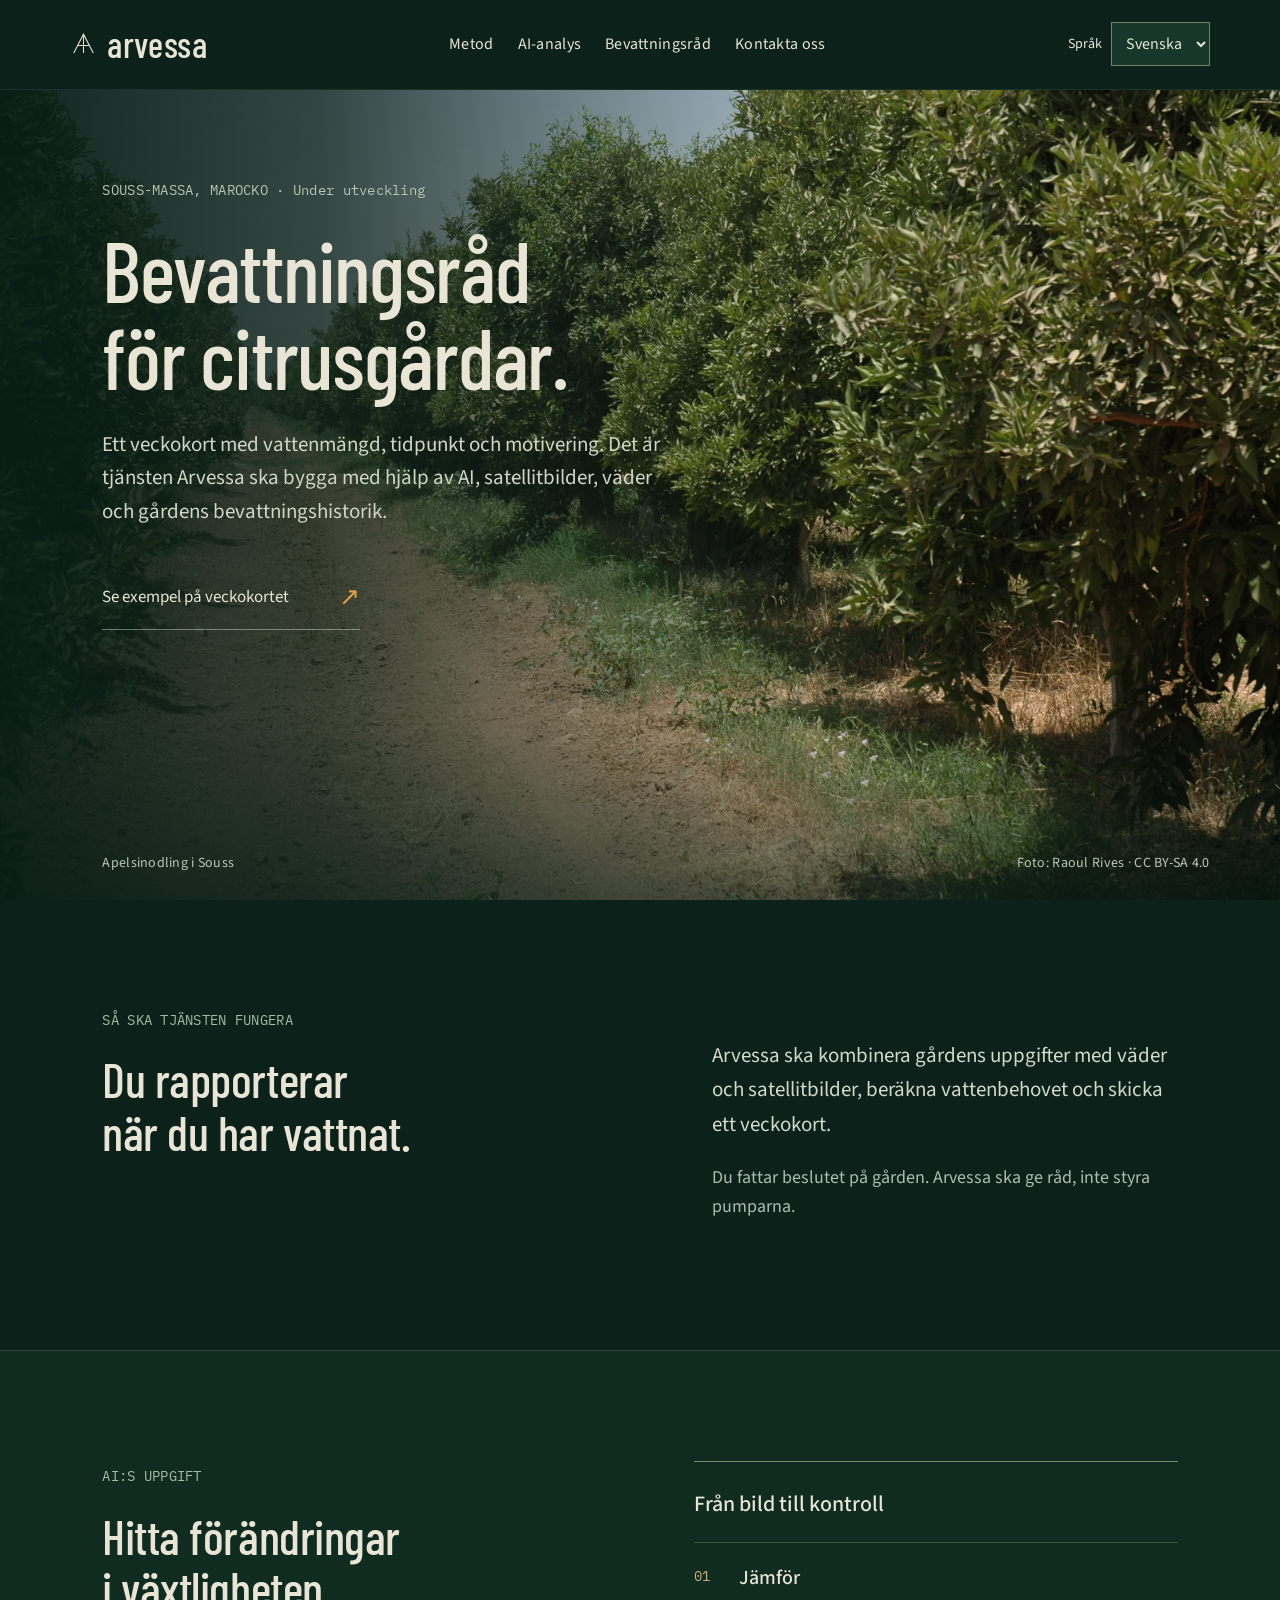
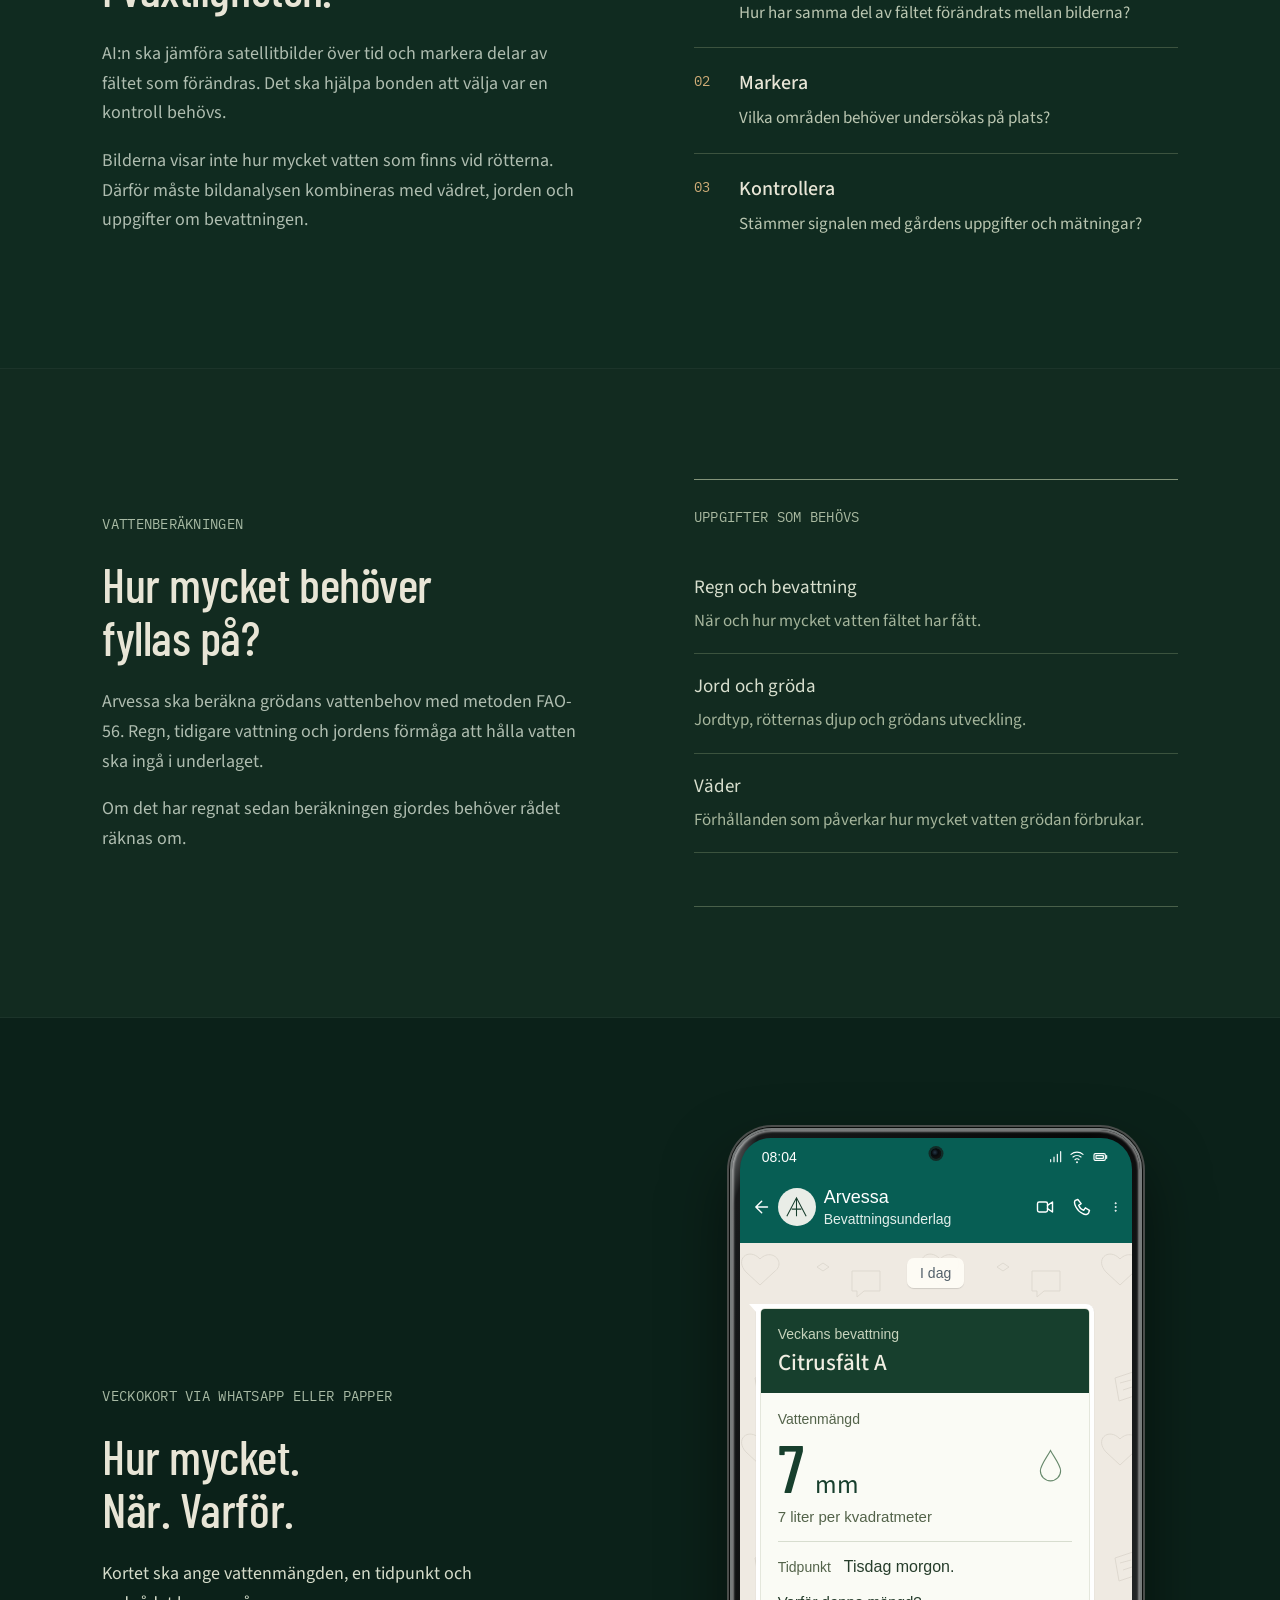
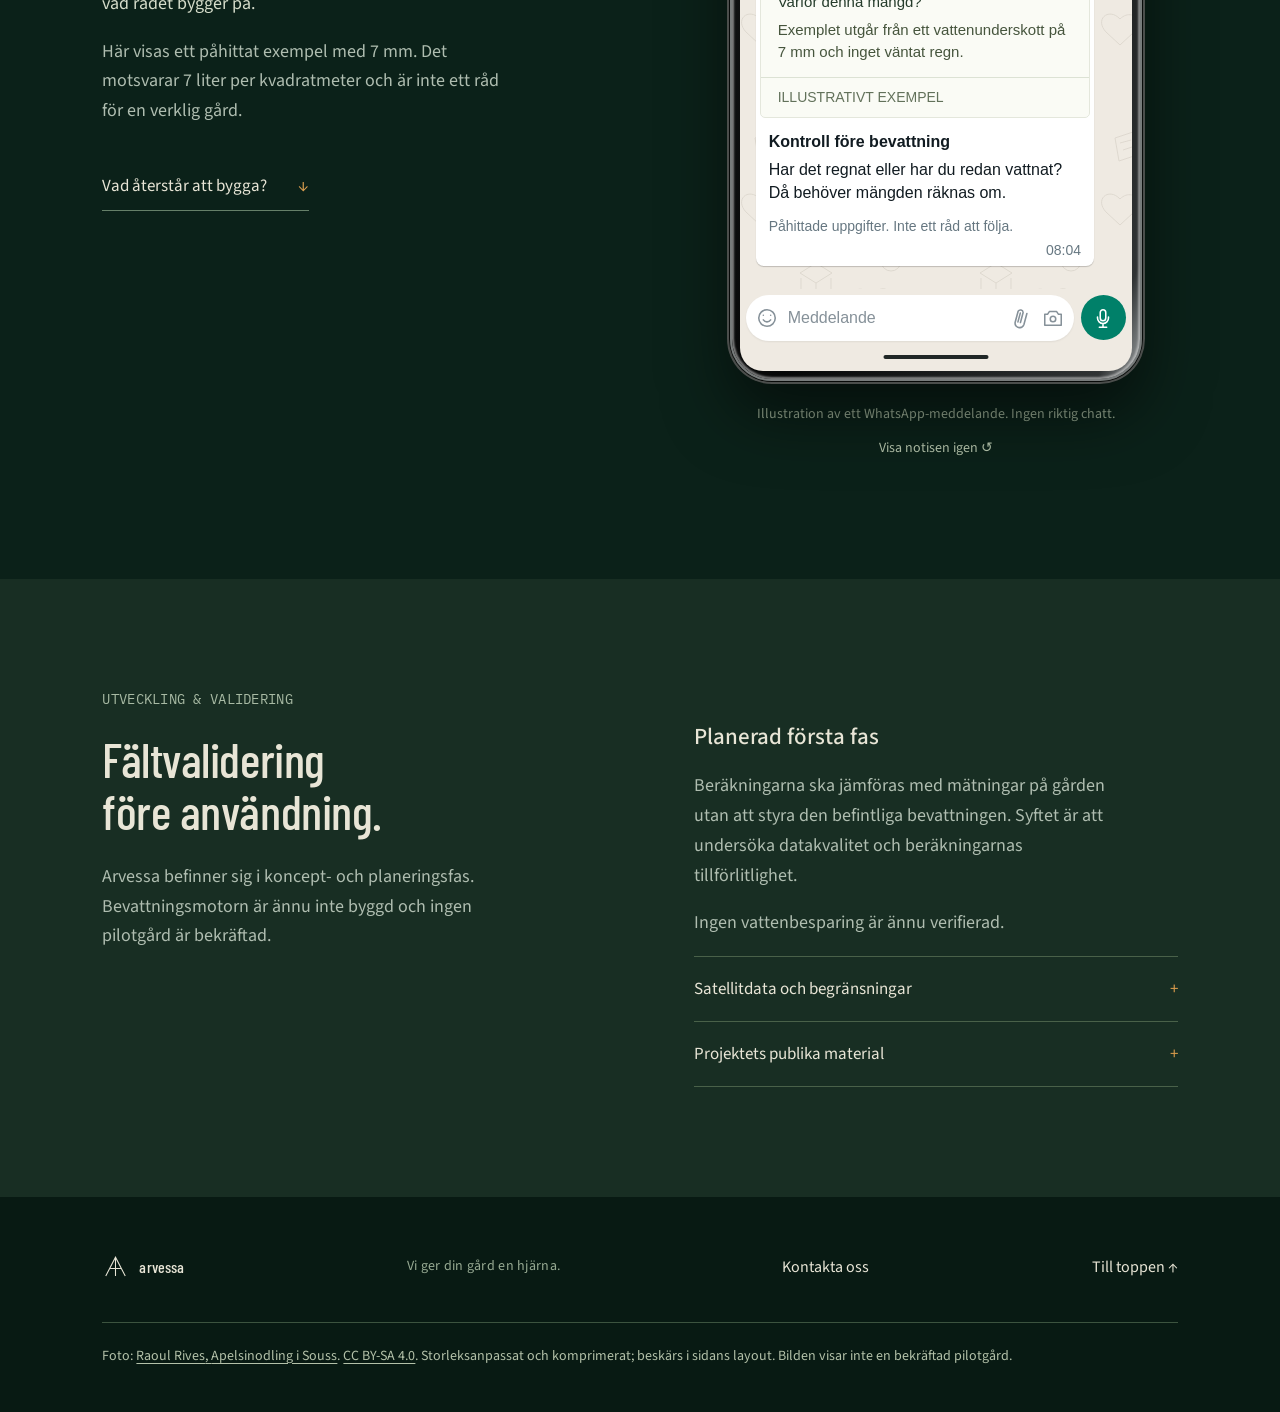
<file: index.html>
<!doctype html>
<html lang="sv">
  <head>
    <meta charset="UTF-8" />
    <meta name="viewport" content="width=device-width, initial-scale=1.0" />
    <meta name="theme-color" content="#071A12" />
    <meta name="description" content="Arvessa utvecklar bevattningsråd för citrusgårdar i Souss-Massa. Se hur bilder, väder och bondens kunskap ska bli ett enkelt råd." />
    <title>Arvessa — underlag för bevattningsbeslut</title>
    <link rel="icon" href="./favicon.svg" type="image/svg+xml" />
    <script type="module" crossorigin src="./assets/index-iabKyC_C.js"></script>
    <link rel="modulepreload" crossorigin href="./assets/react-B30VCjIu.js">
    <link rel="stylesheet" crossorigin href="./assets/index-DO6YAx8B.css">
  </head>
  <body>
    <div id="root"></div>
    <noscript><main style="background:#071a12;color:#ddd5c4;padding:8%;font:20px/1.6 sans-serif;min-height:100vh"><h1>Arvessa — under utveckling</h1><p>Så är Arvessa tänkt att gå från data till bevattningsråd.</p><h2>Från satellit till gård</h2><p>Satellitbilder ska undersökas tillsammans med väder, nederbörd, jord och gårdens egna uppgifter om bevattning och vattenkällor.</p><h2>Under marken</h2><p>Vatten tas upp av grödan, avdunstar, rinner bort eller passerar under rötterna. FAO-56 är tänkt som fysikalisk bas. Bevattningsmotorn är ännu inte byggd.</p><h2>Ett begripligt veckokort</h2><p>Det avsedda systemet ska sammanföra informationen till ett råd via WhatsApp eller papper. Det finns inga validerade råd eller visade besparingar ännu.</p><h2>Pilotfasen</h2><p>Första fasen planeras som en skuggpilot där modellens råd inte styr bevattningen. Ingen pilotgård är bekräftad i projektunderlaget.</p><p><a style="color:#d9923b" href="https://github.com/lilmad1/arvessa">Följ det publika repot</a></p><p>Aktivera JavaScript för den interaktiva berättelsen.</p></main></noscript>
  </body>
</html>
</file>
<file: assets/index-DO6YAx8B.css>
@font-face{font-family:Barlow Condensed;font-style:normal;font-display:swap;font-weight:500;src:url(./barlow-condensed-latin-500-normal-BgYH2mbd.woff2) format("woff2"),url(./barlow-condensed-latin-500-normal-HIEiP5Ov.woff) format("woff")}@font-face{font-family:Barlow Condensed;font-style:normal;font-display:swap;font-weight:600;src:url(./barlow-condensed-latin-600-normal-DepVgxBB.woff2) format("woff2"),url(./barlow-condensed-latin-600-normal-BFJEwTuo.woff) format("woff")}@font-face{font-family:"Source Sans 3";font-style:normal;font-display:swap;font-weight:400;src:url(./source-sans-3-latin-400-normal-DQi5PRDE.woff2) format("woff2"),url(./source-sans-3-latin-400-normal-AFMiCETP.woff) format("woff")}@font-face{font-family:"Source Sans 3";font-style:normal;font-display:swap;font-weight:500;src:url(./source-sans-3-latin-500-normal-DiWS0tcR.woff2) format("woff2"),url(./source-sans-3-latin-500-normal-BtDzq-z9.woff) format("woff")}@font-face{font-family:IBM Plex Mono;font-style:normal;font-display:swap;font-weight:400;src:url(./ibm-plex-mono-latin-400-normal-DMJ8VG8y.woff2) format("woff2"),url(./ibm-plex-mono-latin-400-normal-CvHOgSBP.woff) format("woff")}:root{font-family:"Source Sans 3",sans-serif;color:#e8e5d6;background:#0b2119;font-synthesis:none;font-weight:400;--fs-paper:#e8e5d6;--fs-muted:#afbdb0;--fs-orange:#dea050}*{box-sizing:border-box}body{margin:0}html{scroll-behavior:smooth;scroll-padding-top:88px}button,a{-webkit-tap-highlight-color:transparent}a{color:inherit;text-decoration:none}button{font:inherit;cursor:pointer}button:focus-visible,a:focus-visible,summary:focus-visible{outline:2px solid #dea050;outline-offset:6px}::selection{background:#d99b4c;color:#10291e}.fs-skip{position:fixed;top:-80px;left:20px;z-index:100;background:#e8e5d6;color:#10291e;padding:12px}.fs-skip:focus{top:15px}.fs-header{height:86px;display:flex;align-items:center;gap:45px;padding:0 5.5%;background:#0b2119;position:relative;z-index:10;border-bottom:1px solid #ffffff12}.fs-logo{display:inline-flex;align-items:center;gap:10px;font:500 36px/1 Barlow Condensed,sans-serif;letter-spacing:.01em}.fs-logo svg{width:27px;height:34px;fill:none;stroke:currentColor;stroke-width:1.4}.fs-header nav{display:flex;gap:35px;margin:auto;font-size:14px}.fs-header nav a{padding:14px 0}.fs-header nav a:last-child span{margin-left:16px;color:var(--fs-orange)}.fs-status{display:flex;align-items:center;gap:9px;color:#b5c0ae;font-size:12px}.fs-status i{width:6px;height:6px;border:1px solid var(--fs-orange);border-radius:50%}.fs-hero{position:relative;min-height:650px;height:calc(100svh - 86px);max-height:1020px;overflow:hidden;background:#132f20}.fs-hero-photo{position:absolute;inset:0;width:100%;height:100%;object-fit:cover;object-position:center 53%}.fs-hero-shade{position:absolute;inset:0;background:linear-gradient(90deg,#081d15f0,#081d15c4 25%,#081d1533 60%,#081d1500 85%),linear-gradient(0deg,#081d1599,transparent 22%)}.fs-hero-copy{position:relative;width:58%;padding:clamp(70px,10vh,160px) 0 100px 8%;z-index:1}.fs-location,.fs-eyebrow{font:10px/1.6 IBM Plex Mono,monospace;letter-spacing:.16em;color:#b7c6b0;margin:0 0 26px}.fs-hero h1{font:500 clamp(76px,8.4vw,142px)/.96 "Barlow Condensed",sans-serif;letter-spacing:-.015em;margin:0 0 28px}.fs-hero-copy>p:not(.fs-location){font-size:20px;line-height:1.65;color:#d0d7c7}.fs-hero-link{display:inline-flex;align-items:center;gap:50px;padding:14px 0;border-bottom:1px solid #d2d9c778;margin-top:15px;font-size:15px}.fs-hero-link span{font-size:25px;color:var(--fs-orange)}.fs-hero-bottom{position:absolute;bottom:25px;left:8%;right:5.5%;display:flex;justify-content:space-between;font-size:12px;color:#b9c7b3}.fs-hero-bottom span:last-child{font-size:10px}.fs-section{padding:110px 8%;scroll-margin-top:0}.fs-section h2{font:500 clamp(42px,4.5vw,74px)/1.08 "Barlow Condensed",sans-serif;letter-spacing:-.01em;margin:0 0 24px}.fs-section p{font-size:18px;line-height:1.65;color:var(--fs-muted);max-width:520px}.fs-section .fs-eyebrow{font-size:10px;line-height:1.6;margin:0 0 22px;color:#a8baa4}.fs-question{display:grid;grid-template-columns:1.1fr 1fr;column-gap:9%;background:#0b2119}.fs-question-copy{padding-top:28px}.fs-question-copy p:first-child{font-size:22px;color:#d3dacb;margin-top:0}.fs-observations{display:grid;grid-template-columns:repeat(3,1fr);gap:48px;grid-column:1/-1;border-top:1px solid #46604b;margin-top:65px;padding-top:38px}.fs-observations>div{position:relative;padding-left:48px}.fs-observations>div>span{position:absolute;left:0;top:0;font-size:29px;line-height:1;color:var(--fs-orange)}.fs-observations h3{font-size:20px;font-weight:500;margin:0 0 9px}.fs-observations p{font-size:15px;margin:0;max-width:230px}.fs-weather{display:grid;grid-template-columns:1fr 1.2fr;gap:6%;align-items:center;background:#153629;border-top:1px solid #ffffff0b;border-bottom:1px solid #ffffff0b}.fs-weather-copy>p{font-size:18px}.fs-weather-switch{display:inline-flex;padding:5px;background:#0b241a;border:1px solid #48634d;border-radius:5px;margin:22px 0 15px;gap:4px}.fs-weather-switch button{border:0;border-radius:2px;padding:12px 18px;background:transparent;color:#b5c4b0;font-size:15px;transition:background .15s,color .15s}.fs-weather-switch button[aria-pressed=true]{background:#e5e1ce;color:#153629}.fs-weather-result{border-left:2px solid #d99b4c;padding-left:20px;min-height:170px;margin-top:20px}.fs-weather-result>span{font:10px IBM Plex Mono,monospace;letter-spacing:.08em;color:#d99b4c}.fs-weather-result h3{font-size:24px;font-weight:500;line-height:1.3;margin:9px 0}.fs-weather-result p{font-size:16px;margin:0}.fs-section .fs-small-note{font-size:11px;line-height:1.5;color:#94a68f;margin-top:25px}.fs-water-drawing{width:100%;height:auto;display:block}.fs-soil-water{opacity:.2;transition:opacity .35s}.is-rainy .fs-soil-water{opacity:1}.fs-rain{opacity:0;transition:opacity .35s}.is-rainy .fs-rain{opacity:1}.fs-sun{opacity:1;transition:opacity .35s}.is-rainy .fs-sun{opacity:.18}.fs-drawing-caption{display:block;text-align:center;color:#b5c6b0;font-size:13px;margin-top:5px}.fs-delivery{display:grid;grid-template-columns:1fr 1fr;gap:10%;align-items:center;background:#0b2119}.fs-delivery-copy>p{max-width:400px}.fs-delivery-copy>p:nth-of-type(2){font-size:23px;color:#d5dcca}.fs-text-link{display:inline-block;padding:12px 0;border-bottom:1px solid #668069;font-size:15px;margin-top:18px}.fs-text-link span{margin-left:28px;color:var(--fs-orange)}.fs-phone-wrap{position:relative;justify-self:center;width:310px;max-width:100%;text-align:center}.fs-phone{height:585px;padding:9px;background:linear-gradient(115deg,#798376,#161f18 7%,#0c170f 90%,#8c9986);border-radius:44px;box-shadow:0 22px 50px #0005;text-align:left;display:flex;flex-direction:column;overflow:hidden;border:1px solid #697562;color:#263d2b}.fs-phone-status{height:42px;flex-shrink:0;display:flex;justify-content:space-between;align-items:center;padding:0 23px;border-radius:34px 34px 0 0;background:#f4f5ea;font-size:11px;position:relative}.fs-camera{width:75px;height:19px;background:#142219;position:absolute;left:50%;transform:translate(-50%);border-radius:14px}.fs-chat-head{display:flex;gap:11px;align-items:center;background:#f4f5ea;padding:9px 15px 15px}.fs-avatar{display:grid;place-items:center;width:35px;height:35px;border-radius:50%;background:#24543d;color:#f4f5ea;font-size:25px}.fs-chat-head strong{display:block;font-size:16px}.fs-chat-head div>span{font-size:11px;color:#76836d}.fs-chat-area{background:#e9e6d8;flex:1;min-height:0;padding:18px 12px;display:flex;align-items:flex-start}.fs-notice{background:#fffdf2;border:1px solid #fff;border-radius:13px;box-shadow:0 5px 20px #26432920;padding:18px;width:100%;margin-top:45px}.fs-whatsapp{display:block;font-size:10px;color:#448154;margin-bottom:12px}.fs-notice strong{font-size:17px}.fs-section .fs-notice p{font-size:15px;color:#40553c;margin:7px 0 18px}.fs-notice button{display:flex;align-items:center;justify-content:space-between;gap:20px;background:#24543d;color:#fffdf2;padding:12px;width:100%;border:0;border-radius:5px;font-size:14px}.fs-message{background:#fffdf2;border-radius:0 12px 12px;padding:15px 16px 23px;position:relative;width:100%}.fs-example{font:8px IBM Plex Mono,monospace;color:#6c7a5e;letter-spacing:.05em}.fs-message h3{font-size:18px;margin:9px 0 10px;font-weight:500}.fs-dose{font-size:46px;line-height:1;color:#275b3b;letter-spacing:-2px}.fs-dose span{font-size:25px;letter-spacing:0}.fs-section .fs-message p{font-size:12px;line-height:1.45;color:#344d2e;margin:13px 0}.fs-section .fs-message .fs-dose-note{font-size:10px;margin:5px 0 15px;color:#6c7a5e}.fs-message small{display:block;font-size:9px;color:#748267;line-height:1.4;margin-top:14px}.fs-message-time{position:absolute;bottom:6px;right:12px;font-size:8px;color:#849078}.fs-phone-input{background:#f4f5ea;padding:10px 18px;display:flex;justify-content:space-between;font-size:11px;color:#8b9980;height:37px}.fs-home-bar{height:19px;background:#f4f5ea;border-radius:0 0 34px 34px;position:relative}.fs-home-bar:after{content:"";position:absolute;width:90px;height:4px;left:50%;transform:translate(-50%);top:5px;border-radius:4px;background:#364a2d}.fs-section .fs-phone-caption{font-size:11px;text-align:center;margin:23px 0 0;color:#94a68f}.fs-replay{border:0;background:none;color:#b5c4ac;font-size:12px;padding:10px;margin-top:3px}.fs-progress{display:grid;grid-template-columns:1fr 1fr;gap:10%;background:#182e23}.fs-progress>div>p{max-width:425px;font-size:17px}.fs-next{padding-top:32px}.fs-next h3{font-size:23px;line-height:1.4;font-weight:500;margin:0 0 18px}.fs-next>p{font-size:16px}.fs-next details{border-top:1px solid #496149;padding:20px 0}.fs-next details:last-child{border-bottom:1px solid #496149}.fs-next summary{cursor:pointer;list-style:none;font-size:16px;display:flex;justify-content:space-between;gap:20px}.fs-next summary:after{content:"+";color:#d99b4c}.fs-next details[open] summary:after{content:"−"}.fs-next details p{font-size:15px;line-height:1.6;margin-bottom:0}.fs-footer{display:flex;align-items:center;justify-content:space-between;padding:45px 8%;gap:30px;background:#081a13}.fs-footer p{font-size:14px;color:#97aa93}.fs-footer>a:last-child{font-size:13px}@media(min-width:1700px){.fs-section{padding-left:max(8%,calc((100vw - 1440px)/2));padding-right:max(8%,calc((100vw - 1440px)/2))}}@media(max-width:900px){.fs-header{gap:20px}.fs-header nav{gap:20px}.fs-status{font-size:10px}.fs-hero-copy{width:80%}.fs-section{padding:80px 7%}.fs-question{column-gap:6%}.fs-observations{gap:25px}.fs-observations>div{padding-left:0}.fs-observations>div>span{position:relative;display:block;margin-bottom:18px}.fs-weather{gap:3%;grid-template-columns:1fr 1fr}.fs-weather-switch button{padding:10px 12px;font-size:13px}.fs-delivery{gap:6%}}@media(max-width:640px){html{scroll-padding-top:20px}.fs-header{height:74px;padding:0 6%;justify-content:space-between}.fs-logo{font-size:30px}.fs-logo svg{width:23px}.fs-header nav{margin:0;font-size:12px;gap:0}.fs-header nav a:first-child{display:none}.fs-status{display:none}.fs-hero{height:calc(100svh - 74px);min-height:625px;max-height:900px}.fs-hero-photo{object-position:60% center}.fs-hero-shade{background:linear-gradient(90deg,#081d15d9,#081d1550),linear-gradient(0deg,#081d15bb,transparent 70%)}.fs-hero-copy{width:100%;padding:76px 7% 100px}.fs-location{font-size:8px;letter-spacing:.12em;margin-bottom:28px}.fs-hero h1{font-size:clamp(66px,14vw,88px)}.fs-hero-copy>p:not(.fs-location){font-size:18px;margin:24px 0}.fs-hero-link{font-size:14px;gap:35px;margin-top:10px}.fs-hero-bottom{left:7%;right:7%;bottom:23px;gap:20px;align-items:end}.fs-hero-bottom span:first-child{font-size:10px;max-width:160px}.fs-hero-bottom span:last-child{font-size:8px}.fs-section{padding:66px 7%}.fs-section h2{font-size:45px}.fs-question{display:block}.fs-question-copy{padding-top:10px}.fs-question-copy p:first-child{font-size:20px}.fs-section p{font-size:17px}.fs-observations{display:block;padding-top:10px;margin-top:37px}.fs-observations>div{padding:22px 0 22px 45px;border-bottom:1px solid #344c39}.fs-observations>div>span{position:absolute;left:0;top:22px;font-size:25px}.fs-observations h3{font-size:19px}.fs-observations p{font-size:15px;max-width:280px}.fs-weather{display:flex;flex-direction:column;gap:25px}.fs-weather-copy{width:100%}.fs-weather-art{width:100%;max-width:450px}.fs-weather-result{min-height:145px}.fs-weather-result h3{font-size:23px}.fs-weather-result p{font-size:16px}.fs-drawing-caption{font-size:11px}.fs-delivery{display:flex;flex-direction:column;gap:45px;align-items:stretch}.fs-delivery-copy>p:nth-of-type(2){font-size:21px}.fs-phone-wrap{align-self:center;width:290px}.fs-phone{height:585px}.fs-progress{display:block}.fs-next{padding-top:30px}.fs-footer{flex-wrap:wrap;padding:35px 7%;gap:20px}.fs-footer p{order:3;width:100%;margin:0;font-size:12px}.fs-footer .fs-logo{font-size:30px}.fs-footer>a:last-child{margin-left:auto}.fs-section .fs-eyebrow{font-size:9px}}.fs-ai{display:grid;grid-template-columns:1.15fr 1fr;gap:9%;align-items:center;background:#102b20;border-top:1px solid #314b38}.fs-ai-map{border:1px solid #48614a;padding:20px;background:#0b2018}.fs-map-top{display:flex;justify-content:space-between;gap:15px;font:9px IBM Plex Mono,monospace;color:#a9b9a0;line-height:1.5}.fs-ai-map svg{display:block;width:100%;height:auto;margin:22px 0 10px}.fs-map-marks{opacity:0;transition:opacity .25s}.fs-map-marks.is-visible{opacity:1}.fs-map-result{min-height:48px;font-size:14px;line-height:1.5;padding:12px 6px 0;color:#cbd4be;display:flex;align-items:center;gap:10px}.fs-map-result i{width:7px;height:7px;border-radius:50%;background:#efb867;flex-shrink:0}.fs-ai-copy>p{font-size:17px}.fs-analysis-button{display:flex;align-items:center;justify-content:space-between;gap:25px;background:#e5e1ce;color:#153629;border:0;padding:15px 20px;font-size:15px;border-radius:3px;margin:26px 0 0;text-align:left}.fs-analysis-button span{font-size:20px}.fs-analysis-button:hover{background:#f3edd9}@media(max-width:900px){.fs-ai{gap:5%;grid-template-columns:1fr 1fr}.fs-ai-map{padding:14px}.fs-map-top{font-size:8px}}@media(max-width:640px){.fs-ai{display:flex;flex-direction:column-reverse;gap:30px}.fs-ai-map,.fs-ai-copy{width:100%}.fs-analysis-button{font-size:14px;padding:13px 15px;width:100%;max-width:340px}.fs-map-result{font-size:12px}.fs-ai-copy>p{font-size:17px}}@media(max-width:640px){.fs-phone{height:620px}}@media(prefers-reduced-motion:reduce){html{scroll-behavior:auto}*,*:before,*:after{transition:none!important}}.professional-story .fs-hero-copy{width:68%;max-width:1050px;padding-top:clamp(65px,9vh,120px)}.professional-story .fs-hero h1{font-size:clamp(64px,6.8vw,110px);line-height:1.02;letter-spacing:-.015em}.professional-story .fs-hero-copy>p:not(.fs-location){max-width:460px;font-size:19px;line-height:1.65}.professional-story .fs-section h2{font-size:clamp(40px,3.8vw,64px)}.professional-story .fs-observations>div{padding-left:0}.professional-story .fs-observations h3{font-size:19px}.professional-story .fs-ai{grid-template-columns:1.2fr 1fr;gap:7%}.professional-story .fs-ai-map{margin:0;padding:20px;background:#0a1d16;min-width:0}.fs-aerial-frame{position:relative;margin-top:22px;aspect-ratio:3/2;overflow:hidden;background:#243d2b}.fs-aerial-frame>img{display:block;width:100%;height:100%;object-fit:cover;filter:saturate(.7) brightness(.83)}.fs-ai-map .fs-analysis-overlay{position:absolute;inset:0;width:100%;height:100%;margin:0}.fs-map-tag{position:absolute;bottom:8px;left:9px;background:#0a1d16d9;padding:5px 7px;font:8px/1.4 IBM Plex Mono,monospace;color:#e0dfcd}.fs-map-key{display:grid;grid-template-columns:1fr auto;gap:9px 15px;border-top:1px solid #344d38;padding-top:14px;margin-top:13px;font-size:11px;color:#92a48d}.fs-map-key strong{font-weight:400;color:#c4cfba;text-align:right}.professional-story .fs-analysis-button{background:transparent;border:1px solid #72836b;border-radius:0;color:#e5e1ce;padding:12px 18px;font-size:14px}.professional-story .fs-analysis-button:hover{background:#ffffff09}.professional-story .fs-weather{grid-template-columns:1fr 1fr;gap:10%;background:#122b20}.fs-balance-panel{border-top:1px solid #83947a;border-bottom:1px solid #49604a;padding:27px 0}.fs-balance-rows{margin:26px 0}.fs-balance-rows>div{padding:19px 0;border-bottom:1px solid #3b533e}.fs-balance-rows dt{font-size:19px;color:#d8dfce}.fs-balance-rows dd{margin:7px 0 0;font-size:14px;color:#a5b59c}.fs-balance-output{border-left:2px solid #be965e;padding:3px 0 3px 22px;margin:30px 0 7px}.fs-balance-output>span{font:9px IBM Plex Mono,monospace;letter-spacing:.1em;color:#b4a282}.fs-section .fs-balance-output p{font-size:23px;line-height:1.4;margin:12px 0 0;color:#dfe3d3}.professional-story .fs-phone{height:620px}.professional-story .fs-message h3{font-size:18px}.professional-story .fs-message p{font-size:12px}.professional-story .fs-question-copy p:first-child{font-size:21px}@media(max-width:900px){.professional-story .fs-header nav{gap:18px}.professional-story .fs-ai,.professional-story .fs-weather{gap:5%}.professional-story .fs-hero-copy{width:85%}}@media(max-width:640px){.professional-story .fs-header nav a:nth-child(2){display:none}.professional-story .fs-hero-copy{width:100%;padding:76px 7% 110px}.professional-story .fs-hero h1{font-size:clamp(43px,10.3vw,64px);line-height:1.08;overflow-wrap:normal}.professional-story .fs-hero-copy>p:not(.fs-location){font-size:17px;max-width:330px}.professional-story .fs-location{font-size:8px;letter-spacing:.08em}.professional-story .fs-section h2{font-size:38px;line-height:1.12}.professional-story .fs-observations>div{padding:22px 0}.professional-story .fs-ai,.professional-story .fs-weather{display:flex;gap:35px}.professional-story .fs-ai-map{padding:14px}.fs-balance-panel{width:100%}.fs-map-key{font-size:10px}.professional-story .fs-phone{height:640px}.professional-story .fs-hero{min-height:670px}}.professional-story .fs-section p{font-size:18px;line-height:1.65}.professional-story .fs-hero-copy>p:not(.fs-location){font-size:21px;line-height:1.6;max-width:560px}.professional-story .fs-hero h1{font-size:clamp(60px,6.6vw,104px)}.professional-story .fs-hero-copy{width:72%;padding-bottom:150px}.professional-story .fs-hero-bottom{align-items:center;gap:20px;flex-wrap:wrap}.professional-story .fs-hero-bottom,.professional-story .fs-hero-bottom a,.professional-story .fs-hero-bottom span,.professional-story .fs-location,.professional-story .fs-section .fs-eyebrow,.professional-story .fs-status,.professional-story .fs-header nav,.professional-story .fs-section .fs-small-note,.professional-story .fs-map-top,.professional-story .fs-footer p,.professional-story .fs-footer>a:last-child{font-size:14px;line-height:1.55;letter-spacing:.02em}.professional-story .fs-small-note{color:#b4c1ab}.professional-story .fs-hero-link,.professional-story .fs-text-link,.professional-story .fs-next summary{font-size:17px}.professional-story .fs-ai{grid-template-columns:1fr 1fr;gap:10%}.fs-ai-tasks{border-top:1px solid #75876d;padding-top:26px}.fs-ai-tasks h3{font-size:22px;font-weight:500;margin:0 0 22px}.fs-ai-tasks ol{list-style:none;margin:0;padding:0;counter-reset:task}.fs-ai-tasks li{counter-increment:task;position:relative;padding:21px 0 21px 45px;border-top:1px solid #3c533f}.fs-ai-tasks li:before{content:counter(task,decimal-leading-zero);position:absolute;left:0;top:24px;font:14px IBM Plex Mono,monospace;color:#cfac77}.fs-ai-tasks strong{display:block;font-size:20px;font-weight:500;margin-bottom:8px}.fs-ai-tasks li>span{display:block;font-size:17px;line-height:1.55;color:#bac6b1}.professional-story .fs-balance-rows dd{font-size:17px;line-height:1.55}.professional-story .fs-phone-wrap{width:360px;max-width:100%}.professional-story .fs-phone{height:auto;min-height:660px}.professional-story .fs-chat-area{flex:0 0 auto;min-height:445px}.professional-story .fs-message p{font-size:16px;line-height:1.5;margin:16px 0}.professional-story .fs-message .fs-dose-note,.professional-story .fs-message small,.professional-story .fs-message-time,.professional-story .fs-example,.professional-story .fs-chat-head div>span,.professional-story .fs-phone-status,.professional-story .fs-phone-input,.professional-story .fs-section .fs-phone-caption,.professional-story .fs-phone-caption,.professional-story .fs-replay,.professional-story .fs-whatsapp{font-size:14px;line-height:1.5;letter-spacing:0}.professional-story .fs-message-time{display:block;position:static;text-align:right;margin-top:10px}.professional-story .fs-message{padding:18px 16px}.professional-story .fs-message h3{font-size:20px}.professional-story .fs-phone-input{height:auto;min-height:42px}.professional-story .fs-home-bar{min-height:19px}.professional-story .fs-notice p,.professional-story .fs-notice button{font-size:16px}.professional-story .fs-footer{flex-wrap:wrap}.fs-photo-credit{flex-basis:100%;border-top:1px solid #3c533f;padding-top:22px;font-size:14px;line-height:1.6;color:#b3c1a9;scroll-margin-top:30px}.fs-photo-credit a{text-decoration:underline;text-underline-offset:3px}@media(max-width:640px){.professional-story .fs-hero{height:auto;min-height:740px}.professional-story .fs-hero-copy{width:100%;padding-top:65px;padding-bottom:170px}.professional-story .fs-hero h1{font-size:clamp(43px,11.5vw,66px);line-height:1.06}.professional-story .fs-hero-copy>p:not(.fs-location){font-size:19px}.professional-story .fs-hero-bottom{bottom:24px;display:block}.professional-story .fs-hero-bottom span:first-child{max-width:none;font-size:14px;display:block;margin-bottom:8px}.professional-story .fs-hero-bottom a{font-size:14px}.professional-story .fs-ai{flex-direction:column;gap:35px}.fs-ai-tasks{width:100%}.professional-story .fs-phone-wrap{width:100%;max-width:360px}.professional-story .fs-phone{height:auto}.professional-story .fs-chat-area{padding:15px 9px}.professional-story .fs-message{padding:14px 12px}.professional-story .fs-location{font-size:14px;max-width:290px}.professional-story .fs-section .fs-eyebrow{font-size:14px}.professional-story .fs-header nav{font-size:14px}.professional-story .fs-footer p{font-size:14px}.professional-story .fs-camera{width:55px}}.professional-story .fs-header{height:auto;min-height:86px;gap:25px;flex-wrap:wrap;padding-block:18px}.professional-story .fs-skip{top:12px;transform:translateY(calc(-100% - 24px))}.professional-story .fs-skip:focus{transform:none}.professional-story .fs-header nav{gap:24px;flex-wrap:wrap}.professional-story .fs-header nav a{font-size:16px}.fs-header a[aria-current=page]{text-decoration:underline;text-underline-offset:7px;text-decoration-color:#dea050}.fs-language{display:flex;align-items:center;gap:9px;font-size:14px}.fs-language select{font:inherit;font-size:16px;color:#e8e5d6;background:#16372a;border:1px solid #71836d;border-radius:0;padding:9px 10px;max-width:155px;cursor:pointer}.fs-language select:focus-visible{outline:2px solid #dea050;outline-offset:4px}.professional-story .fs-hero{height:auto;min-height:calc(100svh - 90px);max-height:none}.professional-story .fs-hero-copy{padding-inline:8% 0;padding-block:90px 170px}.professional-story .fs-hero h1{overflow-wrap:break-word}.professional-story .fs-footer>a{font-size:16px}.fs-contact{min-height:calc(100svh - 200px);display:grid;grid-template-columns:1fr 1fr;gap:10%;align-items:start;padding-block:100px}.fs-contact h1{font:500 clamp(52px,6vw,88px)/1.08 "Barlow Condensed",sans-serif;margin:20px 0 30px}.fs-contact-intro>p{max-width:470px}.fs-contact .fs-back{display:inline-block;margin-bottom:48px;text-decoration:underline;text-underline-offset:5px}.fs-contact-card{border-top:1px solid #78906e;padding-top:28px;min-width:0}.professional-story .fs-contact-card h2{font:500 30px/1.3 "Source Sans 3",sans-serif;margin:0 0 30px}.professional-story .fs-contact-label{font-size:14px;margin:0 0 8px;color:#bac6b1}.fs-contact-email{font-size:clamp(22px,2.6vw,34px);display:inline-block;margin-bottom:20px;text-decoration:underline;text-underline-offset:7px;overflow-wrap:anywhere}.fs-email-button{display:inline-flex;gap:30px;align-items:center;margin:20px 0 8px;padding:15px 23px;background:#e8e5d6;color:#0b2119;font-size:18px}.fs-email-button:hover{background:#fff9e8}.fs-contact-card .fs-small-note{max-width:370px}[dir=rtl] .professional-story{font-family:Tahoma,Arial,sans-serif}[dir=rtl] .professional-story h1,[dir=rtl] .professional-story h2,[dir=rtl] .professional-story h3{font-family:Tahoma,Arial,sans-serif;letter-spacing:0;line-height:1.5}[dir=rtl] .professional-story .fs-hero h1{font-size:clamp(44px,5vw,76px)}[dir=rtl] .professional-story .fs-section h2{font-size:clamp(32px,3.6vw,54px)}[dir=rtl] .professional-story .fs-contact-card h2{font-size:28px}[dir=rtl] .professional-story .fs-eyebrow,[dir=rtl] .professional-story .fs-location,[dir=rtl] .fs-map-top{font-family:Tahoma,Arial,sans-serif;letter-spacing:0;line-height:1.8}[dir=rtl] .fs-hero-shade{background:linear-gradient(270deg,#081d15f0,#081d15c4 25%,#081d1533 60%,#081d1500 85%),linear-gradient(0deg,#081d1599,transparent 22%)}[dir=rtl] .fs-ai-tasks li{padding-left:0;padding-right:45px}[dir=rtl] .fs-ai-tasks li:before{left:auto;right:0}[dir=rtl] .fs-message-time{text-align:left}[dir=rtl] .fs-message{border-radius:14px 0 14px 14px}[dir=rtl] .fs-dose{direction:ltr;unicode-bidi:isolate;text-align:right}[dir=rtl] .fs-dose span{display:inline-block}.fs-balance-rows dd{margin-inline:0}@media(max-width:1050px){.professional-story .fs-header{gap:16px;justify-content:space-between}.professional-story .fs-header nav{order:3;flex-basis:100%;justify-content:center;margin:0;gap:25px}}@media(max-width:640px){.professional-story .fs-header{padding:16px 6%;gap:12px}.professional-story .fs-header nav{justify-content:space-between;gap:10px}.professional-story .fs-header nav a{font-size:14px;padding:5px 0}.professional-story .fs-header nav .fs-method-link,.professional-story .fs-header nav .fs-analysis-link{display:none}.professional-story .fs-header nav .fs-advice-link,.professional-story .fs-header nav .fs-contact-link{display:block}.fs-language{gap:6px}.fs-language>span{position:absolute;width:1px;height:1px;overflow:hidden;clip-path:inset(50%)}.fs-language select{max-width:125px}.professional-story .fs-hero-copy{padding-inline:7%;padding-block:60px 160px}.professional-story .fs-hero{min-height:740px}.fs-contact{display:block;padding-block:45px 65px}.fs-contact .fs-back{margin-bottom:32px}.fs-contact-card{margin-top:42px}.fs-contact h1{font-size:52px}[dir=rtl] .professional-story .fs-hero h1{font-size:clamp(36px,9vw,54px)}[dir=rtl] .professional-story .fs-section h2{font-size:32px}[dir=rtl] .professional-story .fs-contact-card h2{font-size:26px}[dir=rtl] .fs-contact h1{font-size:42px}[dir=rtl] .fs-hero-shade{background:linear-gradient(270deg,#081d15e8,#081d1580),linear-gradient(0deg,#081d15bb,transparent 70%)}}.professional-story .fs-phone-wrap{width:410px}.professional-story .fs-phone{text-align:start;border-radius:40px;min-height:0}.professional-story .fs-chat-head{padding-block:12px 16px}.professional-story .fs-chat-area{padding:16px 12px 20px;min-height:460px;background:#dfe5d9}.professional-story .fs-message{padding:0;overflow:hidden;border:1px solid #cad3c0;border-radius:4px 14px 14px;box-shadow:0 2px 4px #243b2510;background:#fcfbf5}.ic-heading{padding:20px 22px;background:#173f2d;color:#f0eee2}.ic-heading>span{font-size:14px;line-height:1.5;color:#c6d3bc}.professional-story .fs-message .ic-heading h3{font:500 26px/1.3 "Source Sans 3",sans-serif;margin:5px 0 0;color:#f0eee2}.ic-main{padding:22px}.ic-label{display:block;font-size:14px;line-height:1.5;color:#53634a}.ic-amount{display:flex;align-items:center;justify-content:space-between;margin-top:4px}.professional-story .fs-dose{font:500 82px/.95 Barlow Condensed,sans-serif;letter-spacing:-.02em;color:#173f2d}.professional-story .fs-dose span{font:400 26px/1 "Source Sans 3",sans-serif;letter-spacing:0}.ic-drop{width:34px;height:45px;color:#66886b;margin-inline-end:8px}.professional-story .fs-message .fs-dose-note{font-size:16px;color:#53634a;margin:10px 0 21px}.ic-timing{display:flex;align-items:center;gap:13px;padding-top:17px;border-top:1px solid #d7ddcf}.ic-timing>svg{width:25px;height:25px;flex-shrink:0;color:#527451}.ic-timing strong{display:block;font-size:18px;line-height:1.5;font-weight:500;margin-top:2px}.ic-reason{padding:0 22px 20px}.fs-message h4{font-size:16px;line-height:1.5;font-weight:500;margin:0 0 5px;color:#253c2b}.professional-story .fs-message .ic-reason p,.professional-story .fs-message .ic-check p{font-size:16px;line-height:1.55;color:#46553d;margin:0}.ic-check{padding:17px 18px;margin:0 12px;background:#eeeede;border-inline-start:3px solid #8a8555}.ic-footer{padding:20px 22px 12px}.professional-story .ic-footer .fs-example{display:block;font:500 14px/1.5 "Source Sans 3",sans-serif;letter-spacing:.025em;color:#546247}.professional-story .fs-message .ic-footer small{font-size:14px;line-height:1.5;margin-top:5px;color:#5b6852}.professional-story .ic-footer .fs-message-time{margin-top:10px;font-size:14px;color:#627359}[dir=rtl] .professional-story .fs-message .ic-heading h3,[dir=rtl] .professional-story .fs-message h4,[dir=rtl] .professional-story .ic-footer .fs-example{font-family:Tahoma,Arial,sans-serif}[dir=rtl] .professional-story .fs-message{border-radius:14px 4px 14px 14px}[dir=rtl] .professional-story .fs-dose{direction:rtl;unicode-bidi:isolate}@media(max-width:640px){.professional-story .fs-phone-wrap{width:100%;max-width:410px}.professional-story .fs-chat-area{padding:12px 7px 16px}.ic-heading,.ic-main{padding:18px 16px}.ic-reason{padding:0 16px 18px}.ic-check{margin-inline:8px;padding:14px 12px}.ic-footer{padding:17px 16px 10px}.professional-story .fs-dose{font-size:74px}.professional-story .fs-message .ic-heading h3{font-size:24px}}.professional-story .wa-preview{width:420px;padding:0 4px;isolation:isolate}.professional-story .wa-device{position:relative;padding:8px;border-radius:42px;border:2px solid #777b7b;background:linear-gradient(110deg,#85898a,#17191a 4%,#060707 50%,#303334 94%,#9fa3a4);box-shadow:0 0 0 1px #080a09,0 0 0 3px #4b4e4c,0 32px 65px #0008,inset 0 0 2px 2px #ddd8;overflow:hidden;font-family:Arial,Tahoma,sans-serif}.professional-story .wa-device .fs-phone-status{background:#075e54;color:#fff;height:38px;padding-inline:22px;border-radius:31px 31px 0 0;font:500 14px/1 Arial,sans-serif}.wa-status-icons{display:flex;gap:5px;align-items:center}.wa-status-icons svg{width:16px;height:16px}.wa-status-icons svg:last-child{width:20px}.professional-story .wa-device .fs-camera{width:11px;height:11px;border-radius:50%;background:radial-gradient(circle at 40% 40%,#253748,#070b0e 35%,#111 60%);box-shadow:0 0 0 2px #122b27;top:10px}.professional-story .wa-device .wa-header{background:#075e54;color:#fff;gap:8px;padding:9px 10px 13px;min-height:67px}.wa-back{display:flex;width:20px;flex-shrink:0}.wa-back svg{width:22px;height:22px}.professional-story .wa-header .fs-avatar{width:38px;height:38px;flex-shrink:0;background:#e9ede7;color:#173e2d}.wa-header .fs-avatar svg{width:29px;height:29px}.wa-contact{flex:1;min-width:0}.professional-story .wa-header .wa-contact strong{font:500 18px/1.4 Arial,sans-serif}.professional-story .wa-header .wa-contact>span{color:#e1eeea;font:14px/1.4 Arial,Tahoma,sans-serif;display:block;white-space:nowrap;overflow:hidden;text-overflow:ellipsis;max-width:155px}.wa-actions{display:flex;align-items:center;gap:17px}.wa-actions svg{width:20px;height:20px}.wa-actions svg:last-child{width:13px}.professional-story .wa-device .wa-conversation{display:flex;flex-direction:column;gap:16px;padding:15px 16px 23px;background-color:#efeae2;background-image:url("data:image/svg+xml,%3Csvg xmlns='http://www.w3.org/2000/svg' width='180' height='180' fill='none' stroke='%23c9c3b8' stroke-width='1' opacity='.45'%3E%3Cpath d='M20 16c12-12 27 4 14 13L20 42 6 29C-6 16 9 4 20 16ZM112 28h28v20h-16l-7 6v-6h-5Z M60 90l16-10 16 10-16 10ZM76 100v14M61 95v12l15 9 15-9V95M132 113c-15-17-27 2-14 10l14 13 14-13c13-12-3-26-14-10ZM15 135l18-6 4 23-18 6ZM20 140l11-3M23 147l9-3M83 20l6 4-6 4-6-4ZM105 158l6 4-6 4-6-4Z'/%3E%3Ccircle cx='151' cy='78' r='10'/%3E%3Cpath d='m145 78 4 4 8-9M45 62l3 3M56 151l3 3M163 153l3 3M100 65l3 3'/%3E%3C/svg%3E");min-height:460px}.wa-day{align-self:center;background:#fffdf7e8;color:#53616a;padding:6px 13px;border-radius:7px;font-size:14px;line-height:1.3;box-shadow:0 1px 1px #0002}.professional-story .wa-device .wa-bubble{position:relative;width:94%;align-self:flex-start;background:#fff;border:none;padding:4px;border-radius:0 8px 8px;overflow:visible;box-shadow:0 1px 1px #0003}.wa-bubble:before{content:"";position:absolute;inset-inline-start:-7px;top:0;border-top:9px solid #fff;border-inline-start:8px solid transparent}.wa-attachment{overflow:hidden;border-radius:5px;background:#fafbf5;border:1px solid #e4e7dc}.wa-device .ic-heading{padding:15px 17px;background:#173f2d}.professional-story .wa-device .ic-heading h3{font:500 23px/1.3 "Source Sans 3",sans-serif;margin-top:3px}.wa-device .ic-heading>span{font-size:14px}.wa-device .ic-main{padding:16px 17px 12px}.professional-story .wa-device .fs-dose{font-size:68px}.wa-device .ic-drop{width:27px;height:36px}.professional-story .wa-device .fs-dose-note{margin:7px 0 13px;font-size:15px}.wa-device .ic-timing{padding-top:11px}.wa-device .ic-timing>div{display:flex;align-items:baseline;flex-wrap:wrap;column-gap:13px}.wa-device .ic-timing strong{font-size:16px}.wa-device .ic-reason{padding:0 17px 13px}.professional-story .wa-device .ic-reason p{font-size:15px;line-height:1.5}.wa-device .fs-message h4{font-size:15px}.wa-card-label{padding:10px 17px;border-top:1px solid #dce2d4;font-size:14px;line-height:1.4;color:#62715a}.wa-caption{padding:12px 9px 3px;color:#111b21;font:16px/1.45 Arial,Tahoma,sans-serif}.wa-caption>strong{font-size:16px;font-weight:600}.professional-story .wa-caption p{font:16px/1.45 Arial,Tahoma,sans-serif;margin:5px 0 12px;color:#111b21}.professional-story .wa-caption small{font:14px/1.4 Arial,Tahoma,sans-serif;color:#667781;margin:0}.professional-story .wa-caption .fs-message-time{font:14px/1 Arial,sans-serif;text-align:end;margin:7px 0 2px;color:#667781}.professional-story .wa-device .wa-composer{background:#efeae2;gap:7px;align-items:center;padding:5px 6px 7px;min-height:59px;flex-shrink:0}.wa-input{display:flex;align-items:center;gap:10px;background:#fff;border-radius:25px;padding:11px 10px;min-width:0;flex:1;color:#869199;box-shadow:0 1px 2px #0001}.wa-input>span{flex:1;font-size:16px;min-width:0}.wa-input svg{width:22px;height:22px;flex-shrink:0}.wa-input svg:nth-last-child(2){transform:rotate(-30deg)}.wa-microphone{display:grid;place-items:center;background:#008069;color:#fff;width:45px;height:45px;flex-shrink:0;border-radius:50%}.wa-microphone svg{width:22px;height:22px}.professional-story .wa-device .fs-home-bar{background:#efeae2;height:23px;min-height:23px;border-radius:0 0 31px 31px}.wa-device .fs-home-bar:after{width:105px;height:4px;background:#202726;top:7px}[dir=rtl] .wa-back svg{transform:scaleX(-1)}[dir=rtl] .professional-story .wa-device .wa-bubble{border-radius:8px 0 8px 8px}[dir=rtl] .professional-story .wa-device .ic-heading h3{font-family:Tahoma,Arial,sans-serif;font-size:21px}@media(max-width:640px){.professional-story .wa-preview{max-width:420px;width:100%}.professional-story .wa-device .wa-header{gap:6px;padding-inline:8px}.wa-actions{gap:12px}.wa-actions svg{width:18px;height:18px}.professional-story .wa-device .wa-conversation{padding-inline:11px}.professional-story .wa-device .wa-bubble{width:98%}.wa-device .ic-main,.wa-device .ic-heading,.wa-device .ic-reason{padding-inline:13px}.wa-input{gap:7px;padding-inline:8px}.wa-input svg{width:19px;height:19px}}@media(max-width:360px){.wa-actions svg:first-child{display:none}.wa-input svg:nth-last-child(2){display:none}.professional-story .wa-header .wa-contact>span{max-width:105px}.professional-story .wa-device .wa-header{gap:5px}}
</file>
